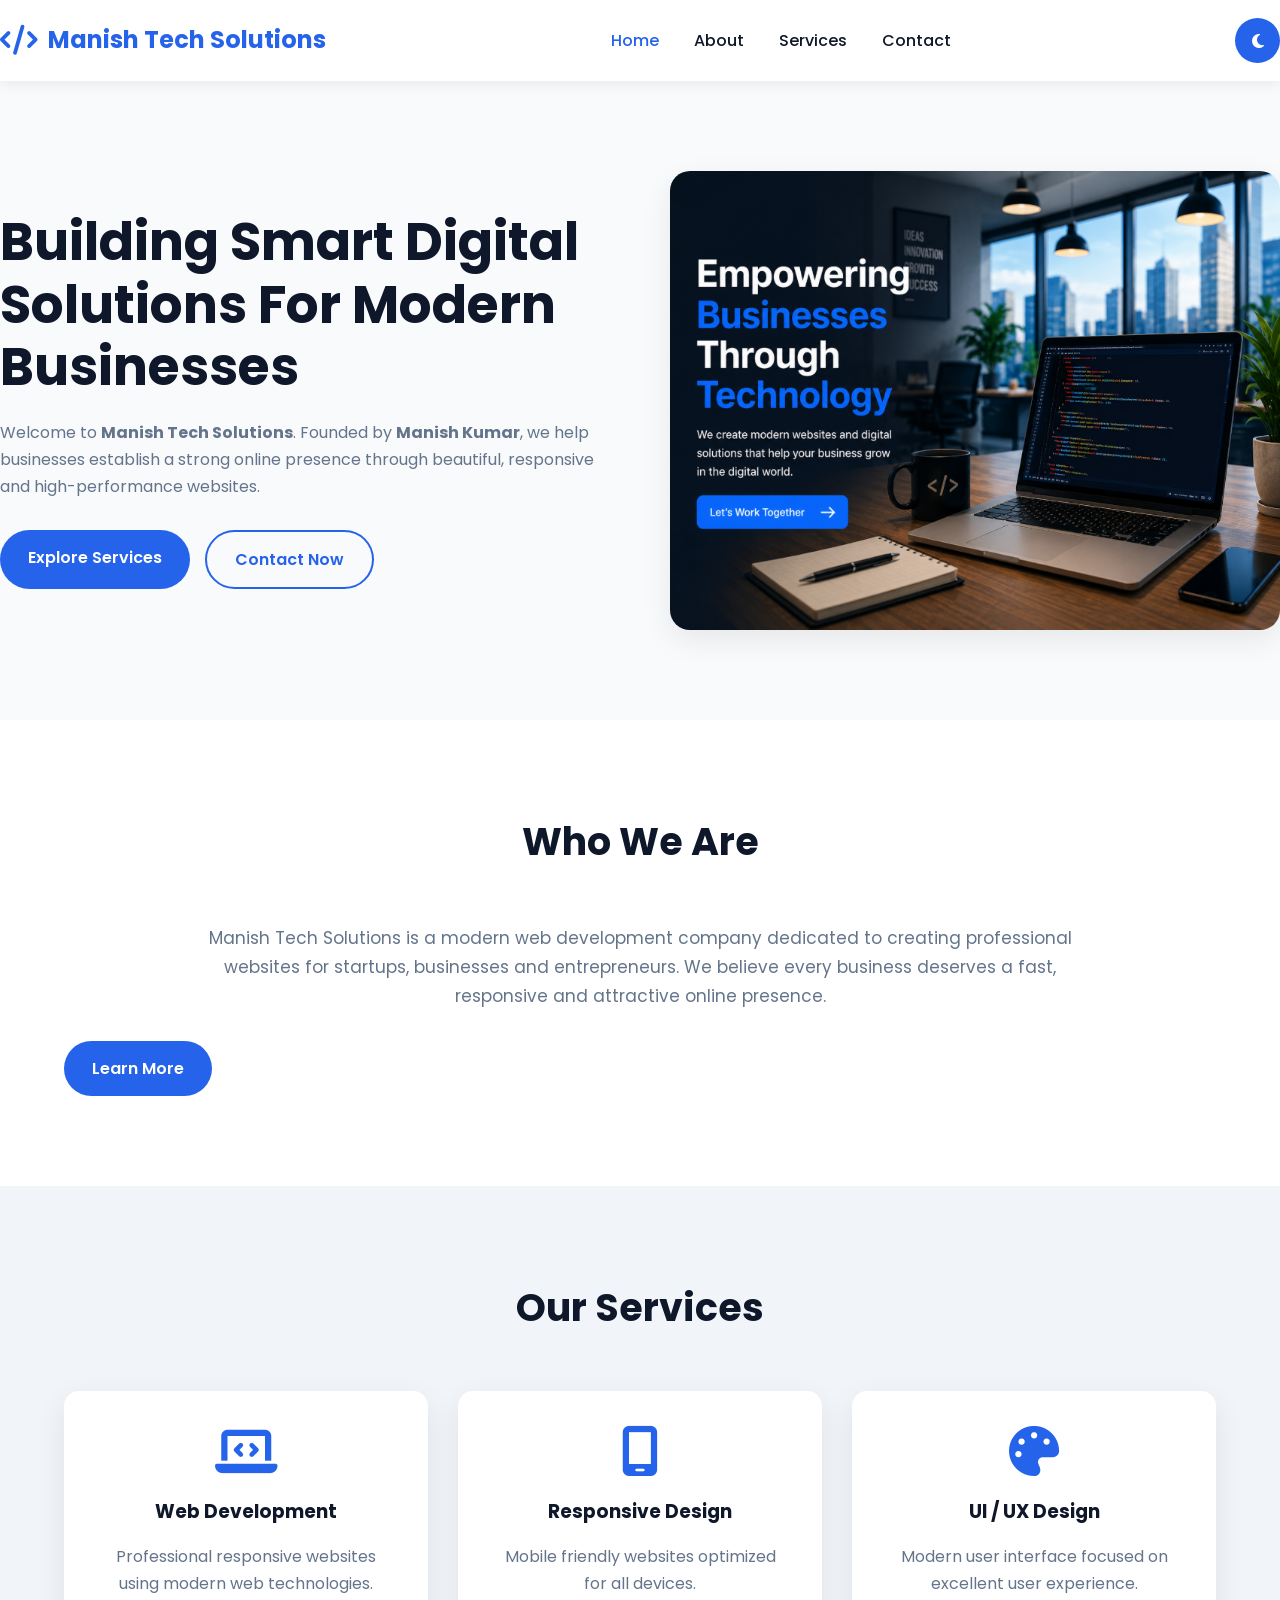
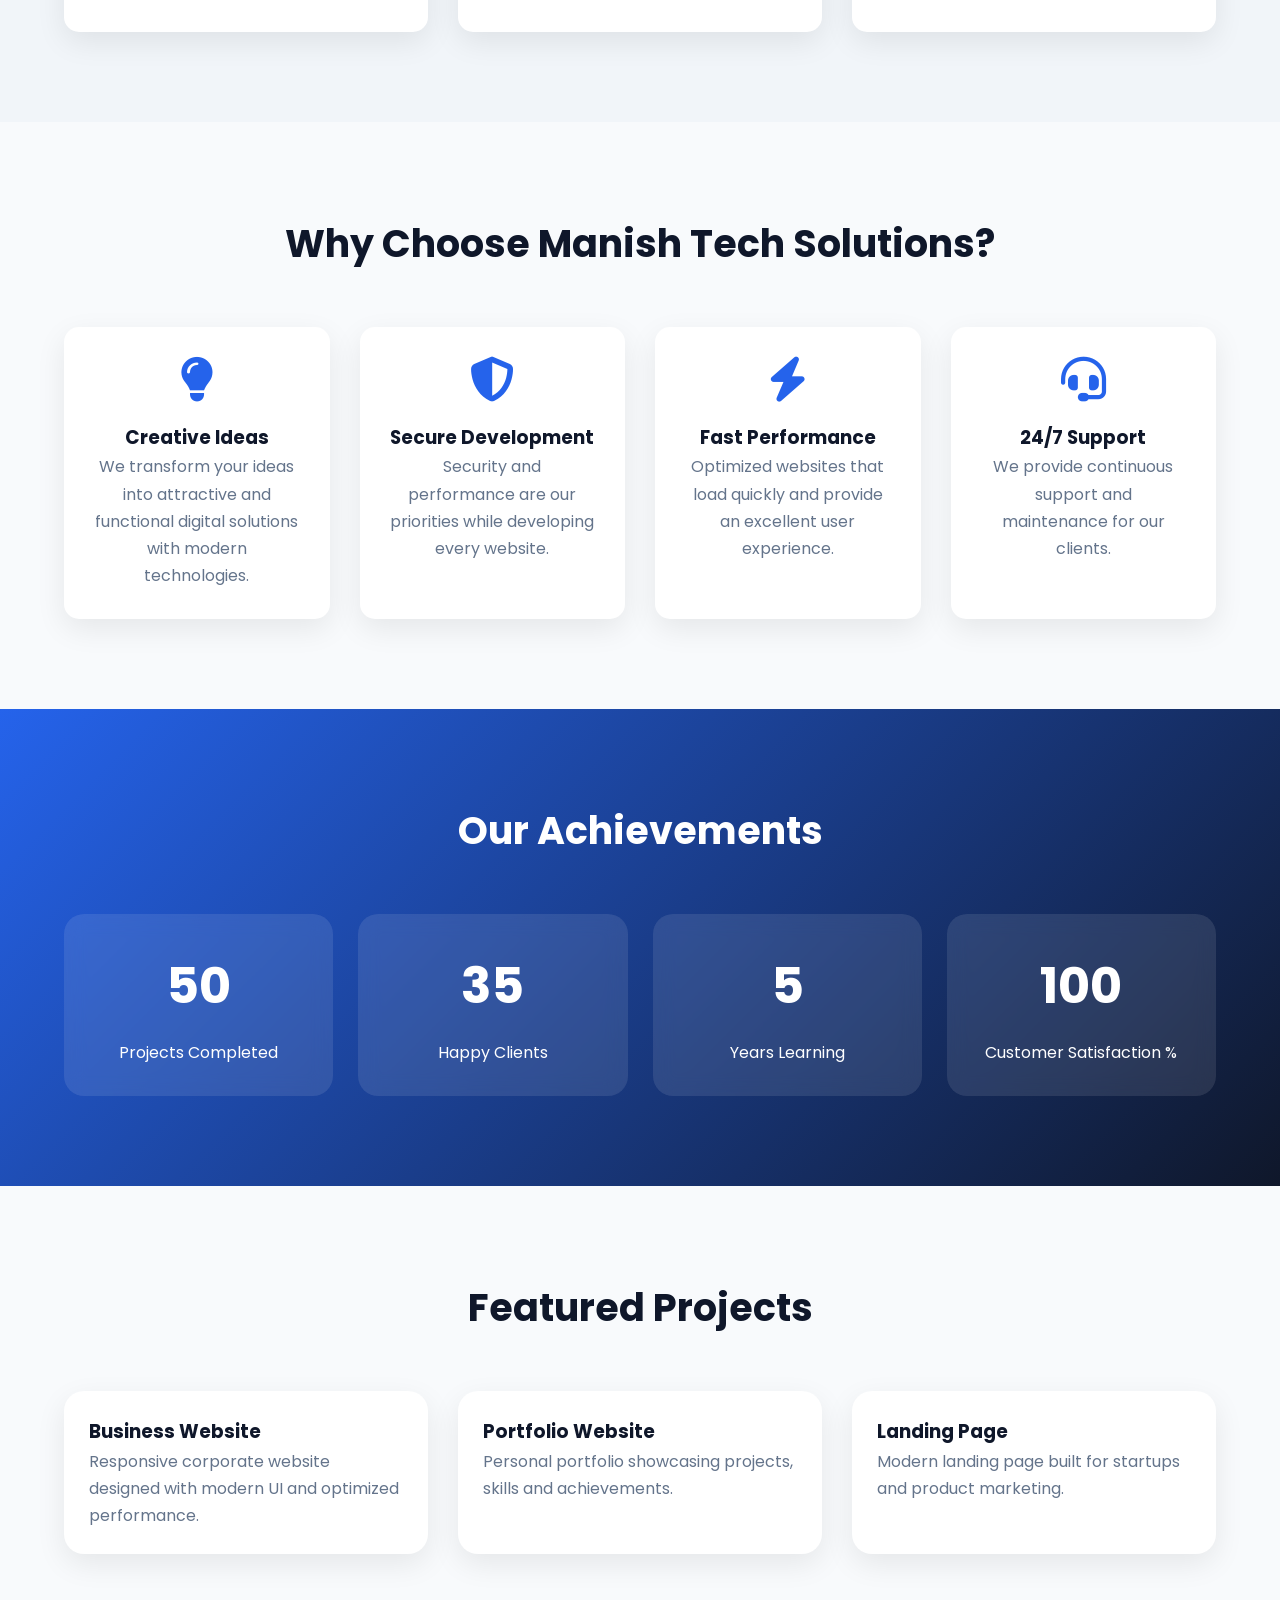
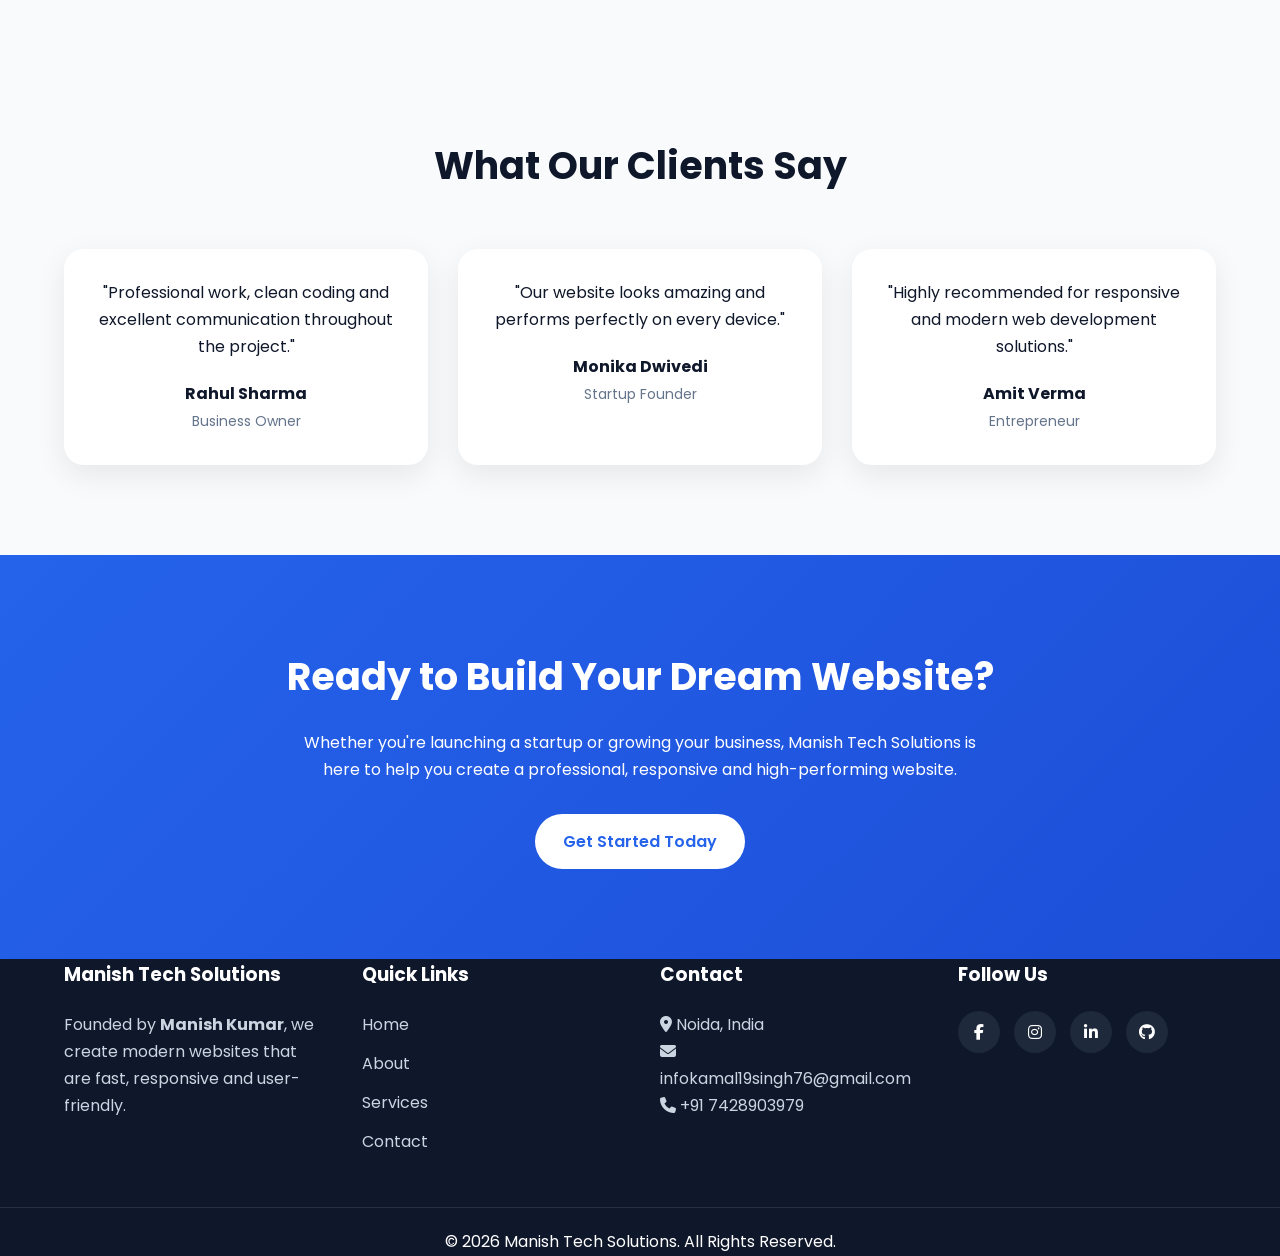
<file: index.html>
<!DOCTYPE html>
<html lang="en">

<head>
    <meta charset="UTF-8">
    <meta name="viewport" content="width=device-width, initial-scale=1.0">
    <title>Manish Tech Solutions | Transforming Ideas Into Digital Reality</title>

    <meta name="description"
        content="Manish Tech Solutions provides professional website development, UI/UX design and digital solutions for businesses.">

    <meta name="keywords"
        content="Web Development, Website Design, HTML, CSS, JavaScript, Digital Agency">

    <meta name="author" content="Manish Kumar">

    <link rel="stylesheet" href="css/style.css">

    <link rel="preconnect" href="https://fonts.googleapis.com">

    <link rel="preconnect" href="https://fonts.gstatic.com" crossorigin>

    <link href="https://fonts.googleapis.com/css2?family=Poppins:wght@300;400;500;600;700&display=swap"
        rel="stylesheet">

    <link rel="stylesheet"
        href="https://cdnjs.cloudflare.com/ajax/libs/font-awesome/6.5.2/css/all.min.css">

</head>

<body>

<header>

<nav class="navbar">

<div class="logo">

<i class="fa-solid fa-code"></i>

<span>Manish Tech Solutions</span>

</div>

<ul class="nav-links">

<li><a class="active" href="index.html">Home</a></li>

<li><a href="about.html">About</a></li>

<li><a href="services.html">Services</a></li>

<li><a href="contact.html">Contact</a></li>

</ul>

<div class="theme-btn">

<i class="fa-solid fa-moon"></i>

</div>

</nav>

</header>

<main>

<section class="hero">

<div class="hero-content">

<h1>

Building Smart Digital Solutions
For Modern Businesses

</h1>

<p>

Welcome to <strong>Manish Tech Solutions</strong>.

Founded by <strong>Manish Kumar</strong>, we help
businesses establish a strong online presence through
beautiful, responsive and high-performance websites.

</p>

<div class="hero-buttons">

<a href="services.html" class="btn">

Explore Services

</a>

<a href="contact.html" class="btn btn-outline">

Contact Now

</a>

</div>

</div>

<div class="hero-image">

<img src="images/hero.jpg.png"
alt="Professional Web Development"
loading="lazy">

</div>

</section>

<section class="about-preview">

<div class="container">

<h2>Who We Are</h2>

<p>

Manish Tech Solutions is a modern web development
company dedicated to creating professional websites
for startups, businesses and entrepreneurs.

We believe every business deserves a fast,
responsive and attractive online presence.

</p>

<a href="about.html" class="btn">

Learn More

</a>

</div>

</section>

<section class="services">

<div class="container">

<h2>Our Services</h2>

<div class="service-grid">

<div class="card">

<i class="fa-solid fa-laptop-code"></i>

<h3>Web Development</h3>

<p>

Professional responsive websites using
modern web technologies.

</p>

</div>

<div class="card">

<i class="fa-solid fa-mobile-screen"></i>

<h3>Responsive Design</h3>

<p>

Mobile friendly websites optimized for
all devices.

</p>

</div>

<div class="card">

<i class="fa-solid fa-palette"></i>

<h3>UI / UX Design</h3>

<p>

Modern user interface focused on
excellent user experience.

</p>

</div>

</div>

</div>

</section>

<!-- ================= WHY CHOOSE US ================= -->

<section class="why-choose">

    <div class="container">

        <h2>Why Choose Manish Tech Solutions?</h2>

        <div class="features">

            <div class="feature-box">
                <i class="fa-solid fa-lightbulb"></i>
                <h3>Creative Ideas</h3>
                <p>
                    We transform your ideas into attractive and functional
                    digital solutions with modern technologies.
                </p>
            </div>

            <div class="feature-box">
                <i class="fa-solid fa-shield-halved"></i>
                <h3>Secure Development</h3>
                <p>
                    Security and performance are our priorities while
                    developing every website.
                </p>
            </div>

            <div class="feature-box">
                <i class="fa-solid fa-bolt"></i>
                <h3>Fast Performance</h3>
                <p>
                    Optimized websites that load quickly and provide an
                    excellent user experience.
                </p>
            </div>

            <div class="feature-box">
                <i class="fa-solid fa-headset"></i>
                <h3>24/7 Support</h3>
                <p>
                    We provide continuous support and maintenance for our
                    clients.
                </p>
            </div>

        </div>

    </div>

</section>

<!-- ================= COMPANY STATS ================= -->

<section class="statistics">

    <div class="container">

        <h2>Our Achievements</h2>

        <div class="stats-grid">

            <div class="stat-card">
                <h3 class="counter" data-target="50">0</h3>
                <p>Projects Completed</p>
            </div>

            <div class="stat-card">
                <h3 class="counter" data-target="35">0</h3>
                <p>Happy Clients</p>
            </div>

            <div class="stat-card">
                <h3 class="counter" data-target="5">0</h3>
                <p>Years Learning</p>
            </div>

            <div class="stat-card">
                <h3 class="counter" data-target="100">0</h3>
                <p>Customer Satisfaction %</p>
            </div>

        </div>

    </div>

</section>

<!-- ================= PROJECTS ================= -->

<section class="portfolio">

    <div class="container">

        <h2>Featured Projects</h2>

        <div class="project-grid">

            <div class="project-card">

                
                    
                <div class="project-content">

                    <h3>Business Website</h3>

                    <p>

                        Responsive corporate website designed
                        with modern UI and optimized performance.

                    </p>

                </div>

            </div>

            <div class="project-card">

                <div class="project-content">

                    <h3>Portfolio Website</h3>

                    <p>

                        Personal portfolio showcasing projects,
                        skills and achievements.

                    </p>

                </div>

            </div>

            <div class="project-card">

                <div class="project-content">

                    <h3>Landing Page</h3>

                    <p>

                        Modern landing page built for
                        startups and product marketing.

                    </p>

                </div>

            </div>

        </div>

    </div>

</section>

<!-- ================= TESTIMONIALS ================= -->

<section class="testimonials">

    <div class="container">

        <h2>What Our Clients Say</h2>

        <div class="testimonial-grid">

            <div class="testimonial-card">

                <p>

                    "Professional work, clean coding and
                    excellent communication throughout the project."

                </p>

                <h4>Rahul Sharma</h4>

                <span>Business Owner</span>

            </div>

            <div class="testimonial-card">

                <p>

                    "Our website looks amazing and performs
                    perfectly on every device."

                </p>

                <h4>Monika Dwivedi</h4>

                <span>Startup Founder</span>

            </div>

            <div class="testimonial-card">

                <p>

                    "Highly recommended for responsive and
                    modern web development solutions."

                </p>

                <h4>Amit Verma</h4>

                <span>Entrepreneur</span>

            </div>

        </div>

    </div>

</section>
<!-- ================= CALL TO ACTION ================= -->

<section class="cta">

    <div class="container">

        <h2>Ready to Build Your Dream Website?</h2>

        <p>

            Whether you're launching a startup or growing your business,
            Manish Tech Solutions is here to help you create a professional,
            responsive and high-performing website.

        </p>

        <a href="contact.html" class="btn">

            Get Started Today

        </a>

    </div>

</section>

</main>

<!-- ================= FOOTER ================= -->

<footer>

    <div class="container footer-container">

        <div class="footer-about">

            <h3>Manish Tech Solutions</h3>

            <p>

                Founded by <strong>Manish Kumar</strong>,
                we create modern websites that are fast,
                responsive and user-friendly.

            </p>

        </div>

        <div class="footer-links">

            <h3>Quick Links</h3>

            <ul>

                <li><a href="index.html">Home</a></li>

                <li><a href="about.html">About</a></li>

                <li><a href="services.html">Services</a></li>

                <li><a href="contact.html">Contact</a></li>

            </ul>

        </div>

        <div class="footer-contact">

            <h3>Contact</h3>

            <p>
                <i class="fa-solid fa-location-dot"></i>
                Noida, India
            </p>

            <p>
                <i class="fa-solid fa-envelope"></i>
                infokamal19singh76@gmail.com
            </p>

            <p>
                <i class="fa-solid fa-phone"></i>
                +91 7428903979
            </p>

        </div>

        <div class="footer-social">

            <h3>Follow Us</h3>

            <a href="#"><i class="fab fa-facebook-f"></i></a>

            <a href="#"><i class="fab fa-instagram"></i></a>

            <a href="#"><i class="fab fa-linkedin-in"></i></a>

            <a href="#"><i class="fab fa-github"></i></a>

        </div>

    </div>

    <div class="footer-bottom">

        <p>

            © 2026 Manish Tech Solutions. All Rights Reserved.

        </p>

    </div>

</footer>

<script src="js/script.js"></script>

</body>

</html>
</file>
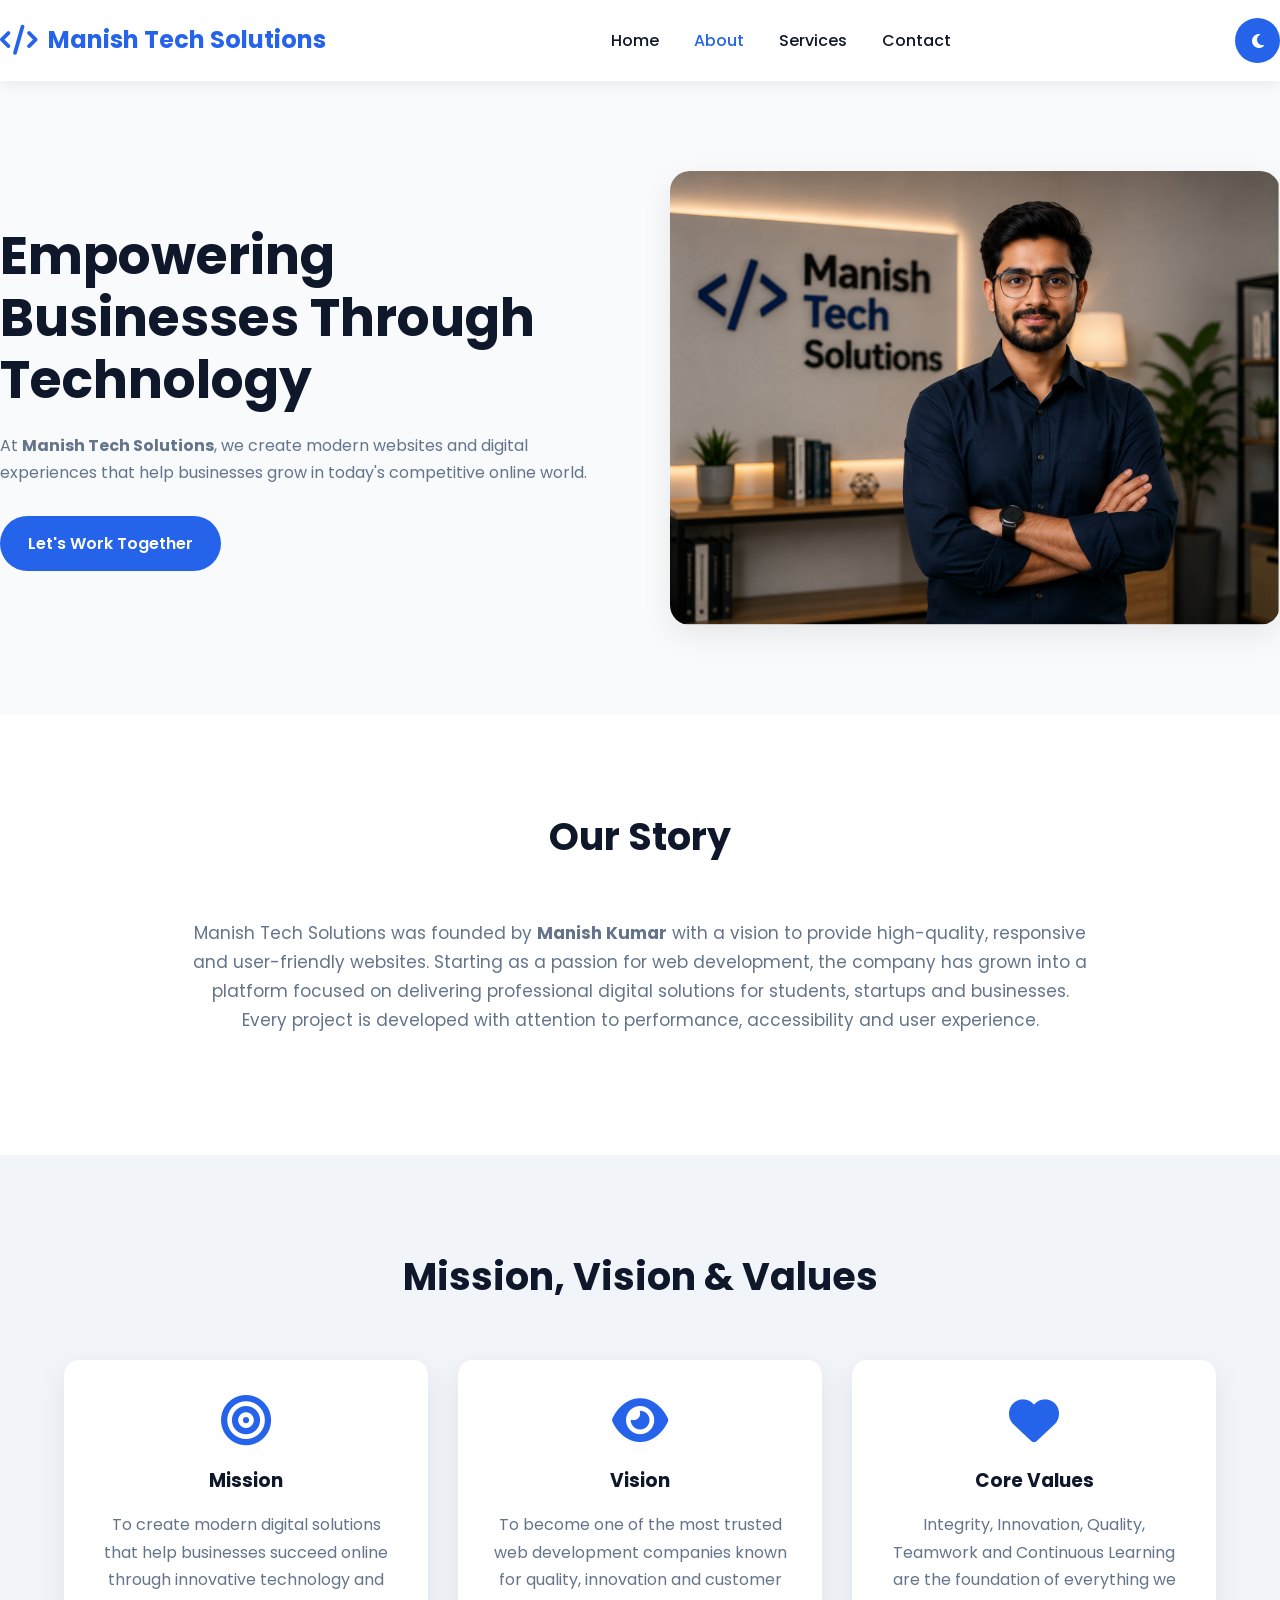
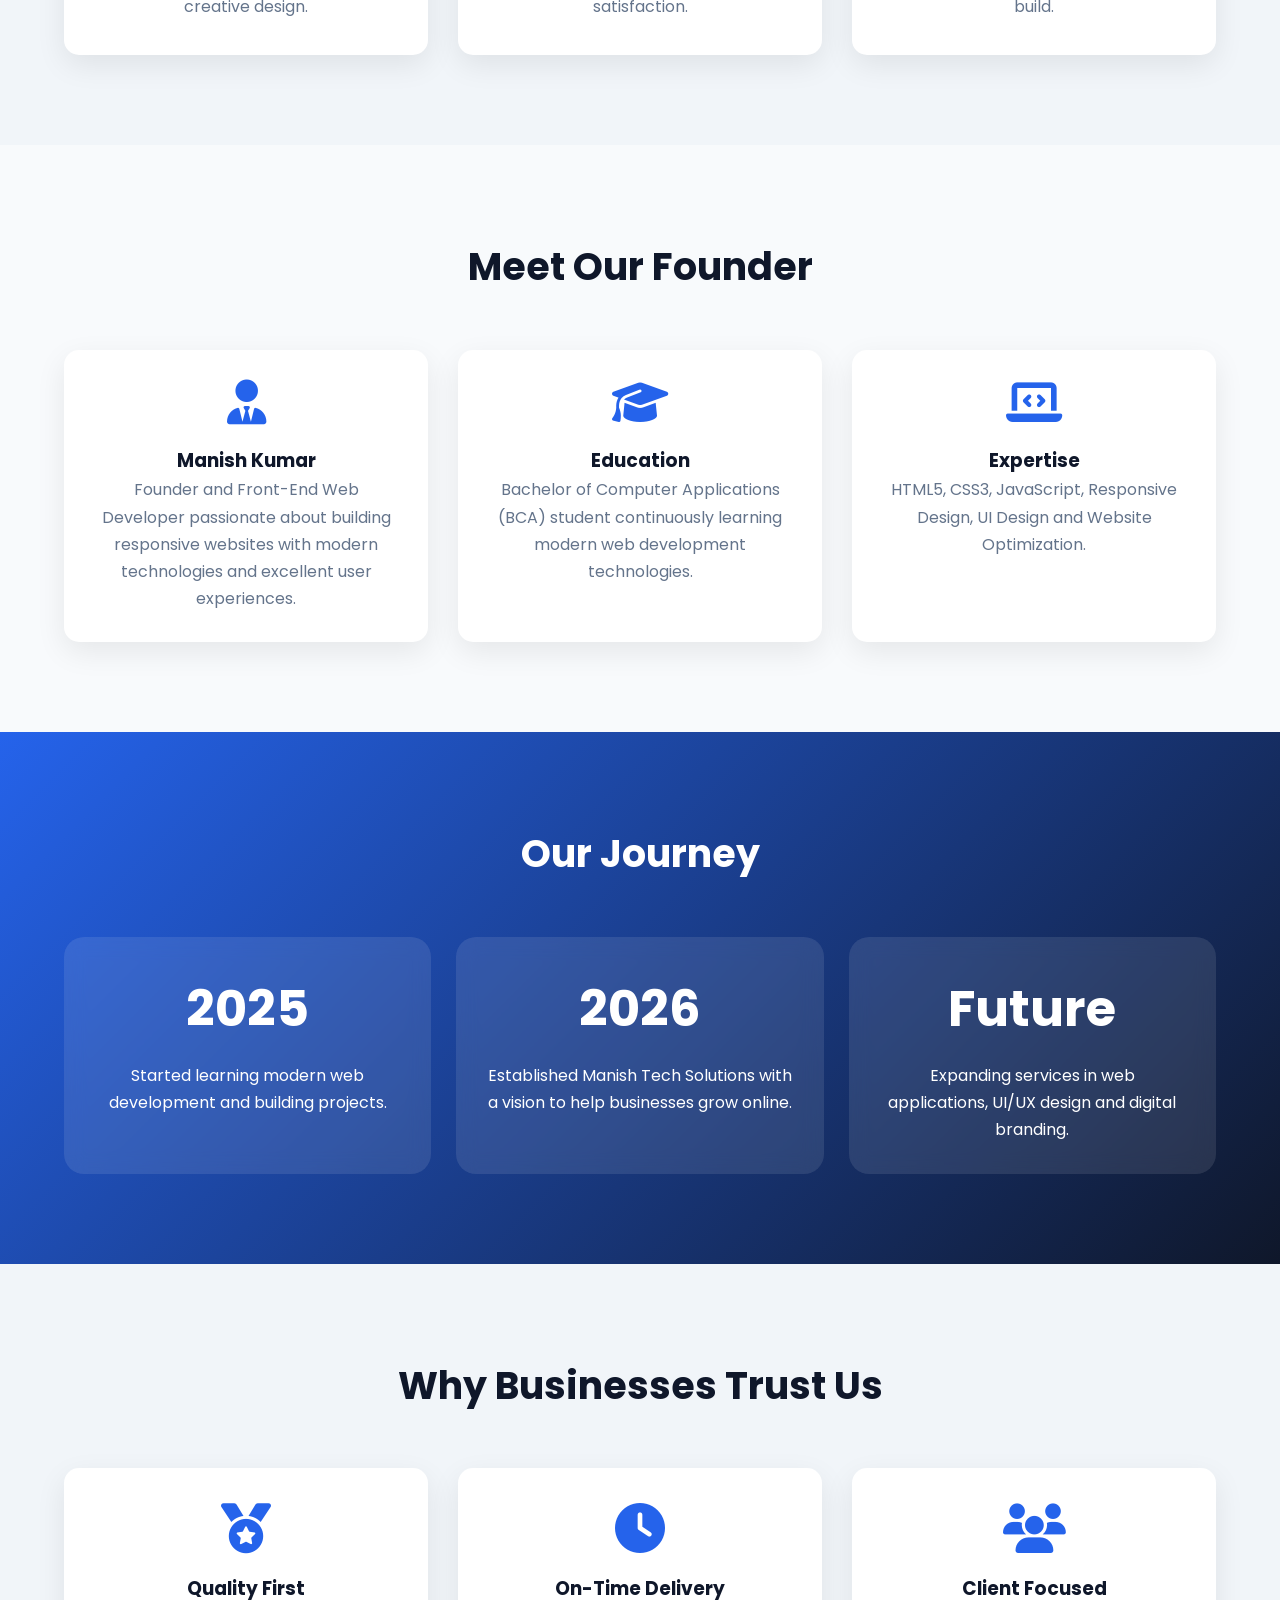
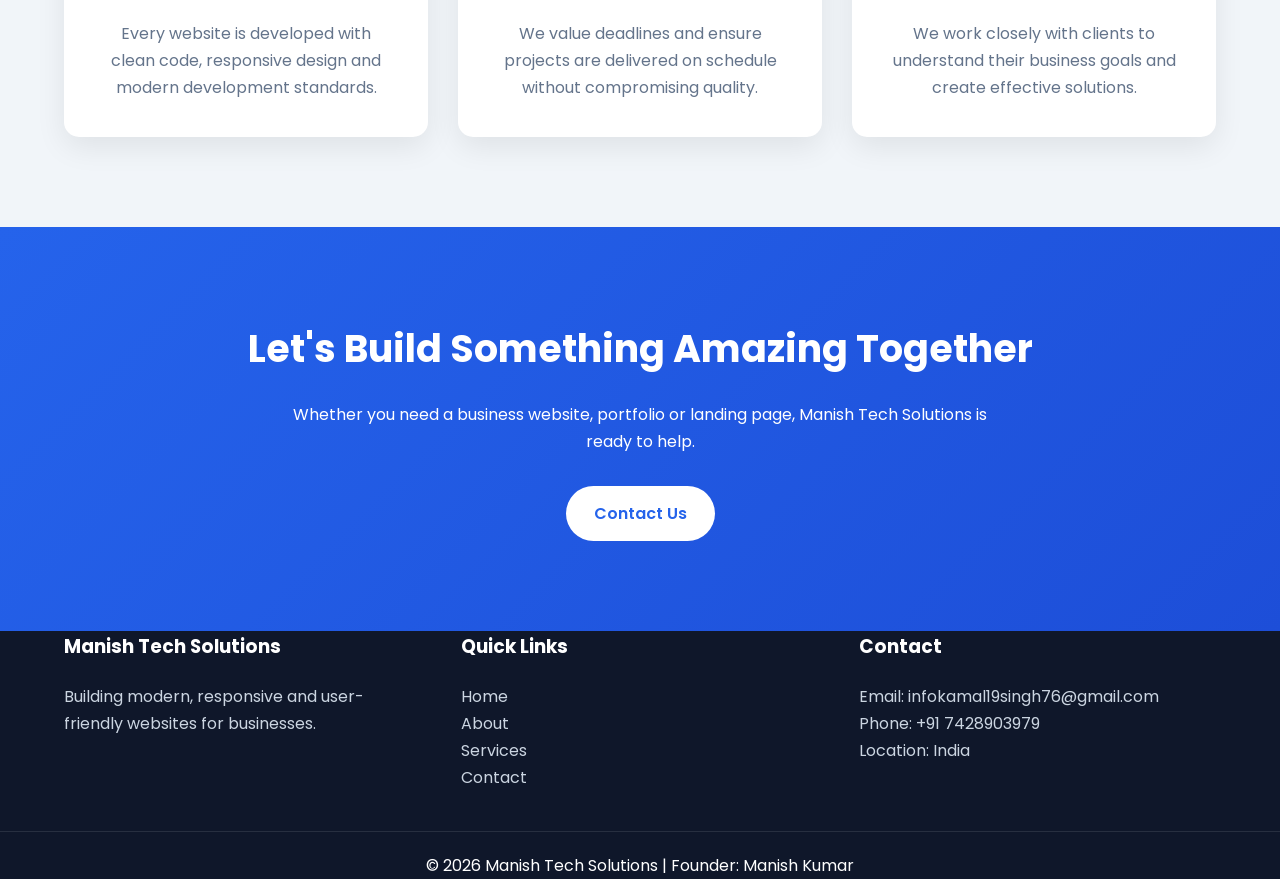
<file: about.html>
<!DOCTYPE html>
<html lang="en">

<head>

<meta charset="UTF-8">
<meta name="viewport" content="width=device-width, initial-scale=1.0">

<title>About Us | Manish Tech Solutions</title>

<meta name="description"
content="Learn about Manish Tech Solutions, our mission, vision, values and founder.">

<link rel="stylesheet" href="css/style.css">

<link rel="preconnect" href="https://fonts.googleapis.com">

<link rel="preconnect" href="https://fonts.gstatic.com" crossorigin>

<link href="https://fonts.googleapis.com/css2?family=Poppins:wght@300;400;500;600;700&display=swap"
rel="stylesheet">

<link rel="stylesheet"
href="https://cdnjs.cloudflare.com/ajax/libs/font-awesome/6.5.2/css/all.min.css">

</head>

<body>

<header>

<nav class="navbar">

<div class="logo">

<i class="fa-solid fa-code"></i>

<span>Manish Tech Solutions</span>

</div>

<ul class="nav-links">

<li><a href="index.html">Home</a></li>

<li><a class="active" href="about.html">About</a></li>

<li><a href="services.html">Services</a></li>

<li><a href="contact.html">Contact</a></li>

</ul>

<div class="theme-btn">

<i class="fa-solid fa-moon"></i>

</div>

</nav>

</header>

<main>

<!-- ================= HERO ================= -->

<section class="hero">

<div class="hero-content">

<h1>

Empowering Businesses Through Technology

</h1>

<p>

At <strong>Manish Tech Solutions</strong>, we create
modern websites and digital experiences that help
businesses grow in today's competitive online world.

</p>

<a href="contact.html" class="btn">

Let's Work Together

</a>

</div>

<div class="hero-image">

<img src="images/founder.jpg.png"

alt="Founder Manish Kumar"

loading="lazy">

</div>

</section>

<!-- ================= STORY ================= -->

<section class="about-preview">

<div class="container">

<h2>Our Story</h2>

<p>

Manish Tech Solutions was founded by
<strong>Manish Kumar</strong> with a vision to provide
high-quality, responsive and user-friendly websites.

Starting as a passion for web development,
the company has grown into a platform focused on
delivering professional digital solutions for
students, startups and businesses.

Every project is developed with attention to
performance, accessibility and user experience.

</p>

</div>

</section>

<!-- ================= MISSION ================= -->

<section class="services">

<div class="container">

<h2>Mission, Vision & Values</h2>

<div class="service-grid">

<div class="card">

<i class="fa-solid fa-bullseye"></i>

<h3>Mission</h3>

<p>

To create modern digital solutions that help
businesses succeed online through innovative
technology and creative design.

</p>

</div>

<div class="card">

<i class="fa-solid fa-eye"></i>

<h3>Vision</h3>

<p>

To become one of the most trusted web development
companies known for quality, innovation and
customer satisfaction.

</p>

</div>

<div class="card">

<i class="fa-solid fa-heart"></i>

<h3>Core Values</h3>

<p>

Integrity, Innovation, Quality, Teamwork and
Continuous Learning are the foundation of
everything we build.

</p>

</div>

</div>

</div>

</section>

<!-- ================= FOUNDER ================= -->

<section class="why-choose">

<div class="container">

<h2>Meet Our Founder</h2>

<div class="features">

<div class="feature-box">

<i class="fa-solid fa-user-tie"></i>

<h3>Manish Kumar</h3>

<p>

Founder and Front-End Web Developer passionate
about building responsive websites with modern
technologies and excellent user experiences.

</p>

</div>

<div class="feature-box">

<i class="fa-solid fa-graduation-cap"></i>

<h3>Education</h3>

<p>

Bachelor of Computer Applications (BCA)
student continuously learning modern web
development technologies.

</p>

</div>

<div class="feature-box">

<i class="fa-solid fa-laptop-code"></i>

<h3>Expertise</h3>

<p>

HTML5, CSS3, JavaScript, Responsive Design,
UI Design and Website Optimization.

</p>

</div>

</div>

</div>

</section>

<!-- ================= COMPANY TIMELINE ================= -->

<section class="statistics">

    <div class="container">

        <h2>Our Journey</h2>

        <div class="stats-grid">

            <div class="stat-card">
                <h3>2025</h3>
                <p>Started learning modern web development and building projects.</p>
            </div>

            <div class="stat-card">
                <h3>2026</h3>
                <p>Established Manish Tech Solutions with a vision to help businesses grow online.</p>
            </div>

            <div class="stat-card">
                <h3>Future</h3>
                <p>Expanding services in web applications, UI/UX design and digital branding.</p>
            </div>

        </div>

    </div>

</section>

<!-- ================= WHY US ================= -->

<section class="services">

    <div class="container">

        <h2>Why Businesses Trust Us</h2>

        <div class="service-grid">

            <div class="card">

                <i class="fa-solid fa-medal"></i>

                <h3>Quality First</h3>

                <p>
                    Every website is developed with clean code,
                    responsive design and modern development standards.
                </p>

            </div>

            <div class="card">

                <i class="fa-solid fa-clock"></i>

                <h3>On-Time Delivery</h3>

                <p>
                    We value deadlines and ensure projects are
                    delivered on schedule without compromising quality.
                </p>

            </div>

            <div class="card">

                <i class="fa-solid fa-users"></i>

                <h3>Client Focused</h3>

                <p>
                    We work closely with clients to understand
                    their business goals and create effective solutions.
                </p>

            </div>

        </div>

    </div>

</section>

<!-- ================= CTA ================= -->

<section class="cta">

    <div class="container">

        <h2>Let's Build Something Amazing Together</h2>

        <p>

            Whether you need a business website,
            portfolio or landing page,
            Manish Tech Solutions is ready to help.

        </p>

        <a href="contact.html" class="btn">

            Contact Us

        </a>

    </div>

</section>

</main>

<!-- ================= FOOTER ================= -->

<footer>

    <div class="container footer-container">

        <div>

            <h3>Manish Tech Solutions</h3>

            <p>

                Building modern, responsive and
                user-friendly websites for businesses.

            </p>

        </div>

        <div>

            <h3>Quick Links</h3>

            <ul class="footer-links">

                <li><a href="index.html">Home</a></li>

                <li><a href="about.html">About</a></li>

                <li><a href="services.html">Services</a></li>

                <li><a href="contact.html">Contact</a></li>

            </ul>

        </div>

        <div>

            <h3>Contact</h3>

            <p>Email: infokamal19singh76@gmail.com</p>

           <p>Phone: +91 7428903979</p>
           

            <p>Location: India</p>

        </div>

    </div>

    <div class="footer-bottom">

        <p>

            © 2026 Manish Tech Solutions | Founder: Manish Kumar

        </p>

    </div>

</footer>

<script src="js/script.js"></script>

</body>

</html>
</file>
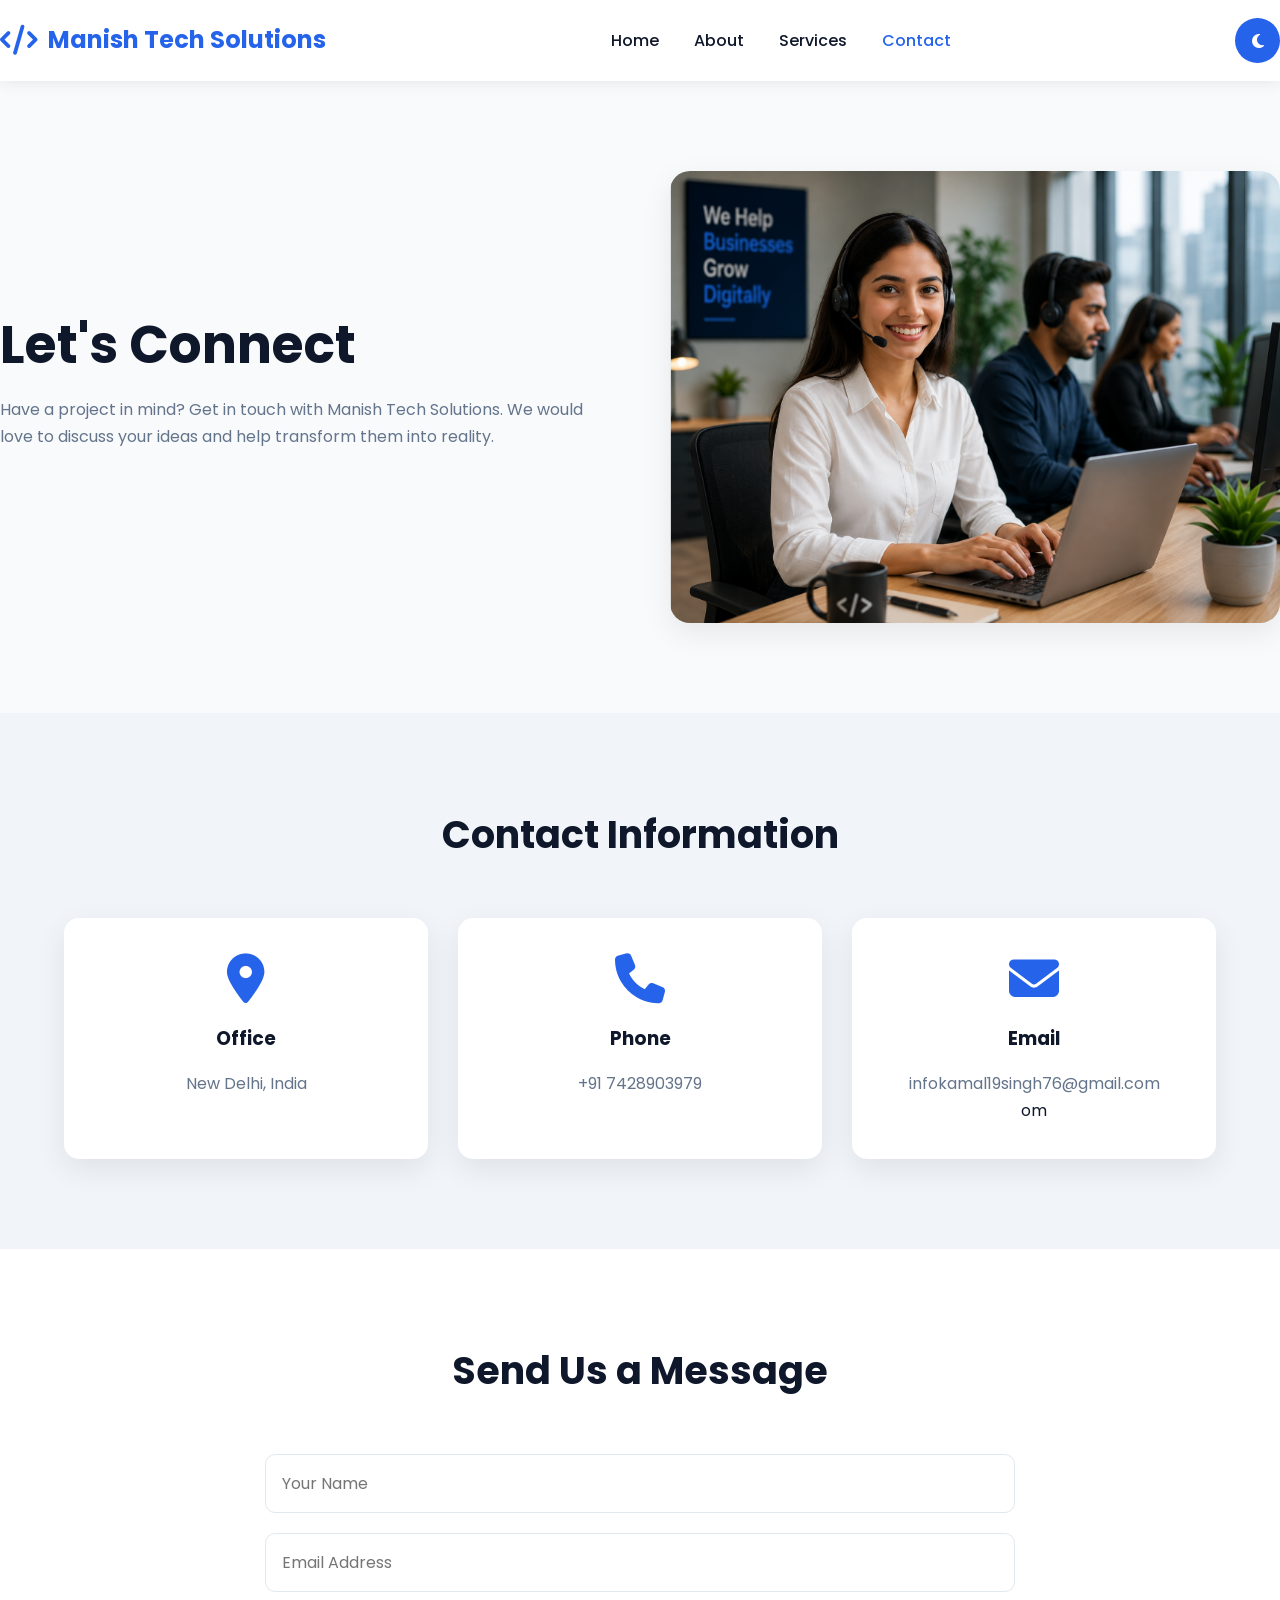
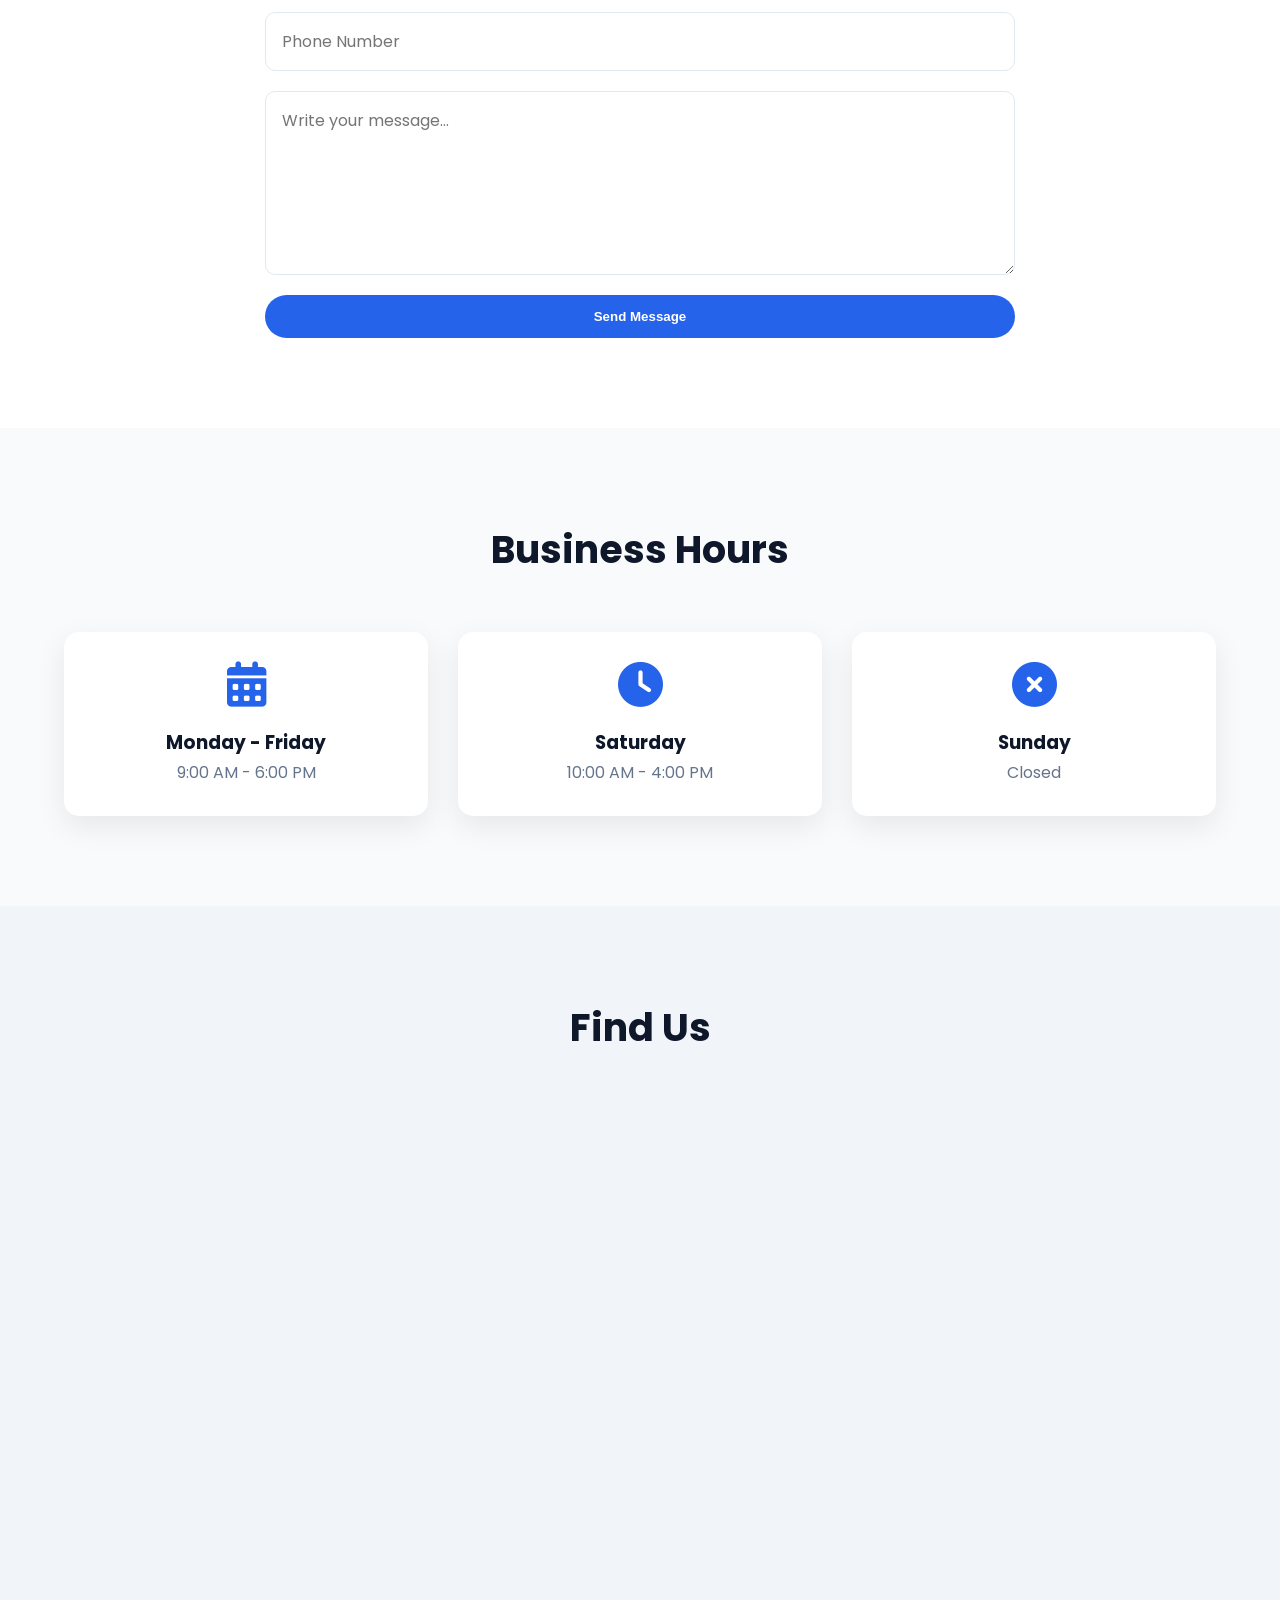
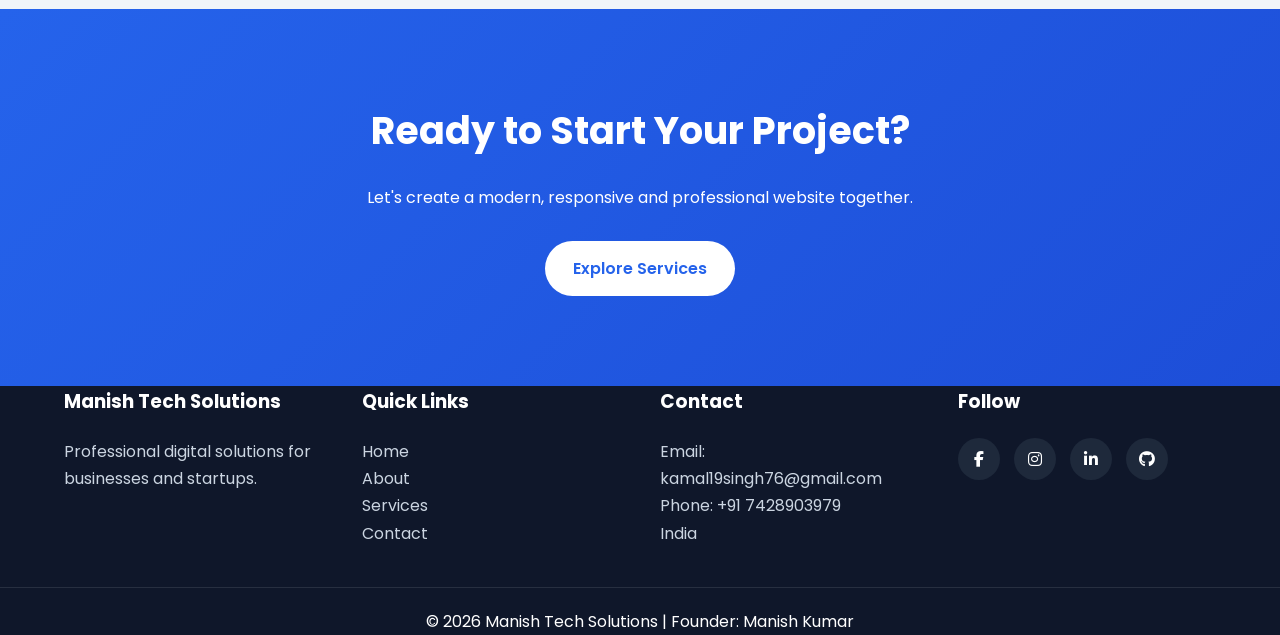
<file: contact.html>
<!DOCTYPE html>
<html lang="en">

<head>

<meta charset="UTF-8">
<meta name="viewport" content="width=device-width, initial-scale=1.0">

<title>Contact | Manish Tech Solutions</title>

<meta name="description"
content="Contact Manish Tech Solutions for professional website development and digital solutions.">

<link rel="stylesheet" href="css/style.css">

<link rel="preconnect" href="https://fonts.googleapis.com">

<link rel="preconnect" href="https://fonts.gstatic.com" crossorigin>

<link href="https://fonts.googleapis.com/css2?family=Poppins:wght@300;400;500;600;700&display=swap"
rel="stylesheet">

<link rel="stylesheet"
href="https://cdnjs.cloudflare.com/ajax/libs/font-awesome/6.5.2/css/all.min.css">

</head>

<body>

<header>

<nav class="navbar">

<div class="logo">
<i class="fa-solid fa-code"></i>
<span>Manish Tech Solutions</span>
</div>

<ul class="nav-links">
<li><a href="index.html">Home</a></li>
<li><a href="about.html">About</a></li>
<li><a href="services.html">Services</a></li>
<li><a class="active" href="contact.html">Contact</a></li>
</ul>

<div class="theme-btn">
<i class="fa-solid fa-moon"></i>
</div>

</nav>

</header>

<main>

<!-- HERO -->

<section class="hero">

<div class="hero-content">

<h1>Let's Connect</h1>

<p>

Have a project in mind?

Get in touch with Manish Tech Solutions.
We would love to discuss your ideas and help
transform them into reality.

</p>

</div>

<div class="hero-image">

<img src="images/contact.jpg.png"
alt="Contact Us"
loading="lazy">

</div>

</section>

<!-- CONTACT INFO -->

<section class="services">

<div class="container">

<h2>Contact Information</h2>

<div class="service-grid">

<div class="card">

<i class="fa-solid fa-location-dot"></i>

<h3>Office</h3>

<p>New Delhi, India</p>

</div>

<div class="card">

<i class="fa-solid fa-phone"></i>

<h3>Phone</h3>

<p>+91 7428903979</p>

</div>

<div class="card">

<i class="fa-solid fa-envelope"></i>

<h3>Email</h3>

<p>infokamal19singh76@gmail.com</p>
om
</div>

</div>

</div>

</section>

<!-- CONTACT FORM -->

<section class="about-preview">

<div class="container">

<h2>Send Us a Message</h2>

<form>

<input
type="text"
id="name"
placeholder="Your Name"
required>

<input
type="email"
id="email"
placeholder="Email Address"
required>

<input
type="tel"
id="phone"
placeholder="Phone Number"
required>

<textarea
id="message"
rows="6"
placeholder="Write your message..."
required></textarea>

<button
type="submit"
class="btn">

Send Message

</button>

</form>

</div>

</section>

<!-- BUSINESS HOURS -->

<section class="why-choose">

<div class="container">

<h2>Business Hours</h2>

<div class="features">

<div class="feature-box">

<i class="fa-solid fa-calendar-days"></i>

<h3>Monday - Friday</h3>

<p>9:00 AM - 6:00 PM</p>

</div>

<div class="feature-box">

<i class="fa-solid fa-clock"></i>

<h3>Saturday</h3>

<p>10:00 AM - 4:00 PM</p>

</div>

<div class="feature-box">

<i class="fa-solid fa-circle-xmark"></i>

<h3>Sunday</h3>

<p>Closed</p>

</div>

</div>

</div>

</section>

<!-- GOOGLE MAP -->

<section class="services">

<div class="container">

<h2>Find Us</h2>

<iframe

src="https://www.google.com/maps?q=New+Delhi&output=embed"

width="100%"

height="400"

style="border:0; border-radius:15px;"

loading="lazy"

allowfullscreen>

</iframe>

</div>

</section>

<!-- CTA -->

<section class="cta">

<div class="container">

<h2>Ready to Start Your Project?</h2>

<p>

Let's create a modern, responsive and
professional website together.

</p>

<a href="services.html" class="btn">

Explore Services

</a>

</div>

</section>

</main>

<footer>

<div class="container footer-container">

<div>

<h3>Manish Tech Solutions</h3>

<p>

Professional digital solutions
for businesses and startups.

</p>

</div>

<div>

<h3>Quick Links</h3>

<ul class="footer-links">

<li><a href="index.html">Home</a></li>

<li><a href="about.html">About</a></li>

<li><a href="services.html">Services</a></li>

<li><a href="contact.html">Contact</a></li>

</ul>

</div>

<div>

<h3>Contact</h3>

<p>Email: kamal19singh76@gmail.com</p>

<p>Phone: +91 7428903979</p>

<p>India</p>

</div>

<div>

<h3>Follow</h3>

<div class="footer-social">

<a href="#"><i class="fab fa-facebook-f"></i></a>

<a href="#"><i class="fab fa-instagram"></i></a>

<a href="#"><i class="fab fa-linkedin-in"></i></a>

<a href="#"><i class="fab fa-github"></i></a>

</div>

</div>

</div>

<div class="footer-bottom">

<p>

© 2026 Manish Tech Solutions | Founder: Manish Kumar

</p>

</div>

</footer>

<script src="js/script.js"></script>

</body>

</html>
</file>
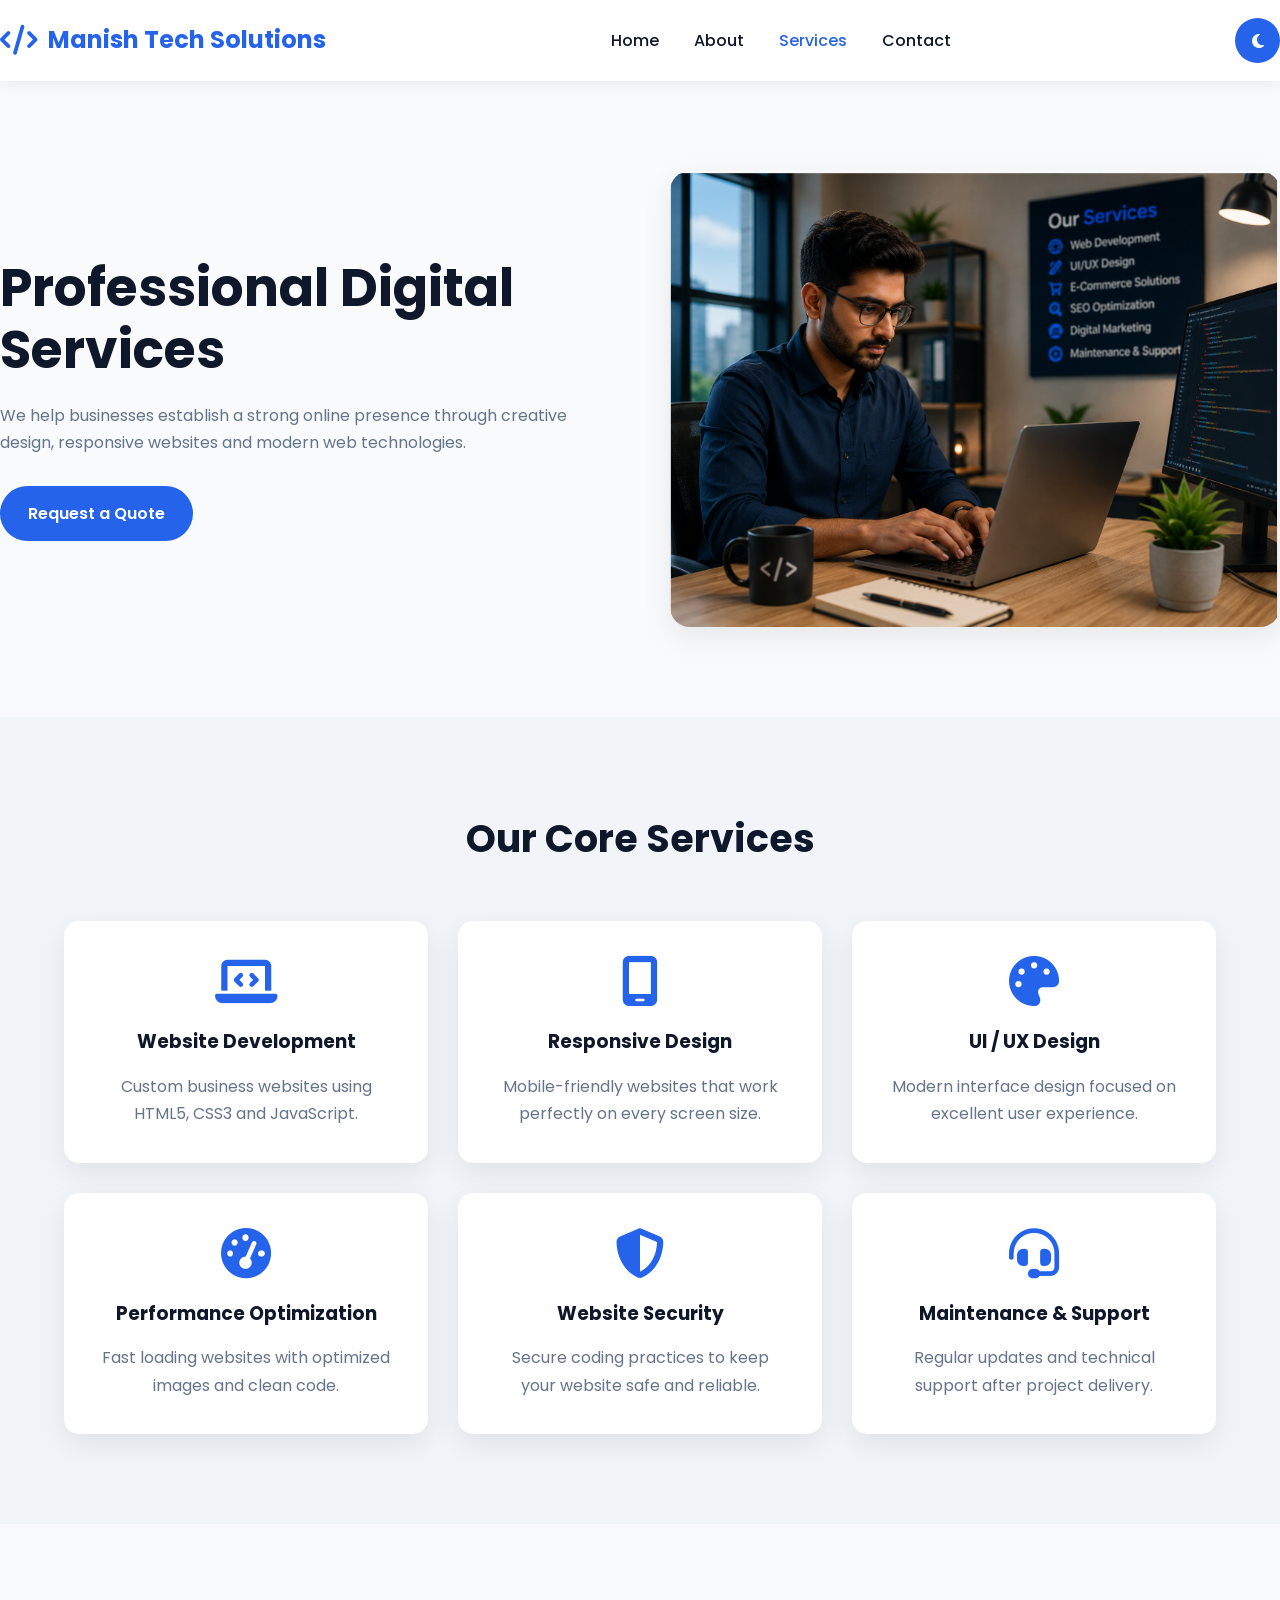
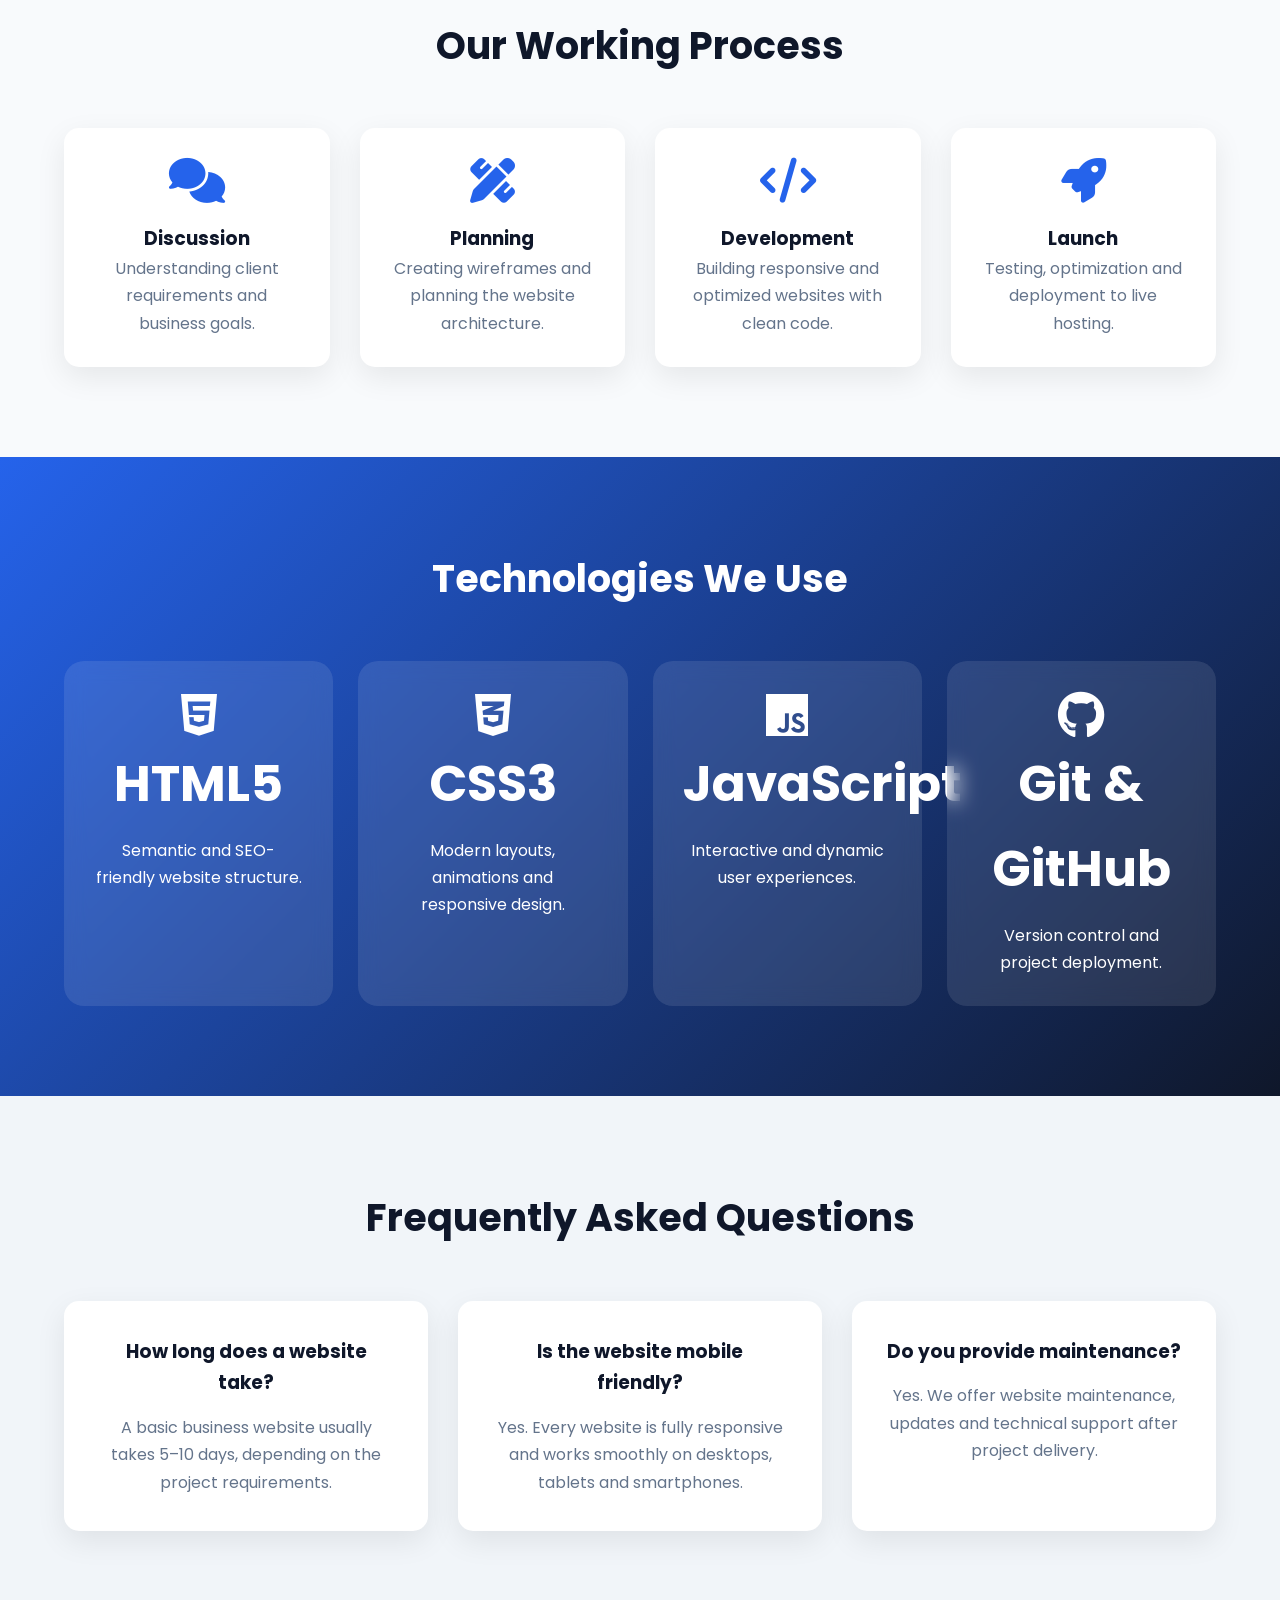
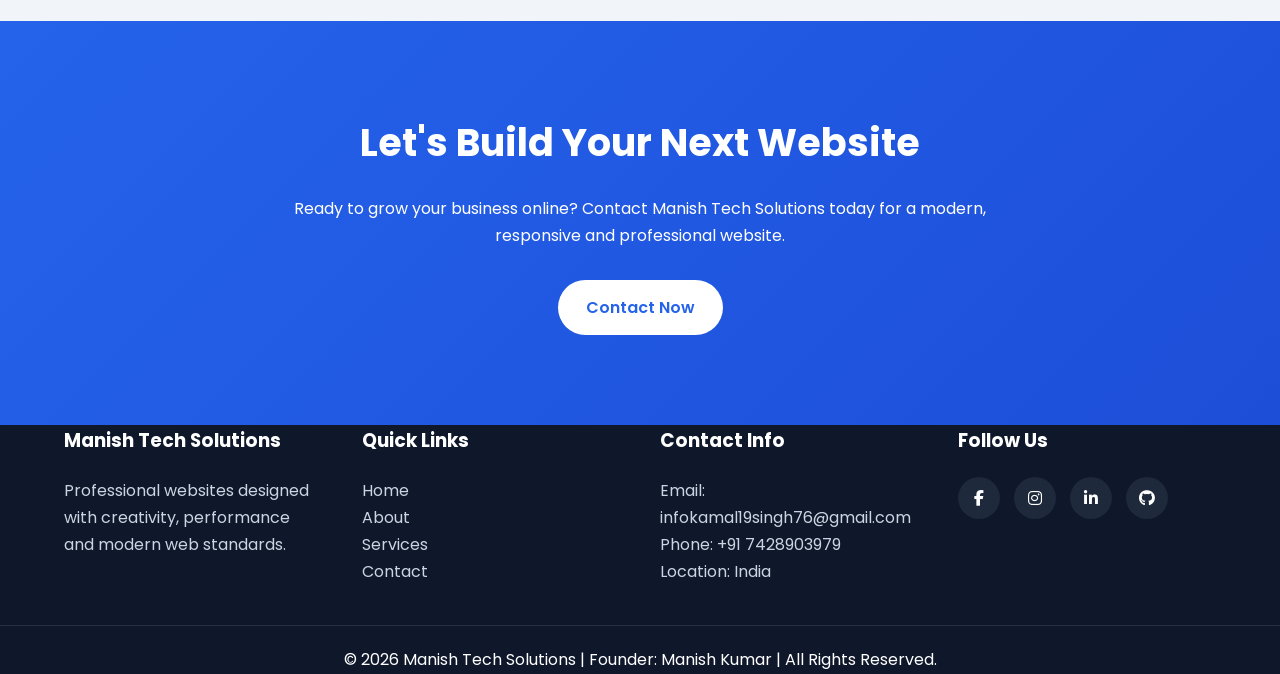
<file: services.html>
<!DOCTYPE html>
<html lang="en">

<head>

<meta charset="UTF-8">
<meta name="viewport" content="width=device-width, initial-scale=1.0">

<title>Services | Manish Tech Solutions</title>

<meta name="description"
content="Professional web development, UI/UX design and digital services offered by Manish Tech Solutions.">

<link rel="stylesheet" href="css/style.css">

<link rel="preconnect" href="https://fonts.googleapis.com">

<link rel="preconnect" href="https://fonts.gstatic.com" crossorigin>

<link href="https://fonts.googleapis.com/css2?family=Poppins:wght@300;400;500;600;700&display=swap"
rel="stylesheet">

<link rel="stylesheet"
href="https://cdnjs.cloudflare.com/ajax/libs/font-awesome/6.5.2/css/all.min.css">

</head>

<body>

<header>

<nav class="navbar">

<div class="logo">

<i class="fa-solid fa-code"></i>

<span>Manish Tech Solutions</span>

</div>

<ul class="nav-links">

<li><a href="index.html">Home</a></li>

<li><a href="about.html">About</a></li>

<li><a class="active" href="services.html">Services</a></li>

<li><a href="contact.html">Contact</a></li>

</ul>

<div class="theme-btn">

<i class="fa-solid fa-moon"></i>

</div>

</nav>

</header>

<main>

<!-- HERO -->

<section class="hero">

<div class="hero-content">

<h1>Professional Digital Services</h1>

<p>

We help businesses establish a strong online presence
through creative design, responsive websites and
modern web technologies.

</p>

<a href="contact.html" class="btn">

Request a Quote

</a>

</div>

<div class="hero-image">

<img src="images/service-1.jpg.png"

alt="Web Development"

loading="lazy">

</div>

</section>

<!-- SERVICES -->

<section class="services">

<div class="container">

<h2>Our Core Services</h2>

<div class="service-grid">

<div class="card">

<i class="fa-solid fa-laptop-code"></i>

<h3>Website Development</h3>

<p>

Custom business websites using HTML5,
CSS3 and JavaScript.

</p>

</div>

<div class="card">

<i class="fa-solid fa-mobile-screen"></i>

<h3>Responsive Design</h3>

<p>

Mobile-friendly websites that work
perfectly on every screen size.

</p>

</div>

<div class="card">

<i class="fa-solid fa-palette"></i>

<h3>UI / UX Design</h3>

<p>

Modern interface design focused on
excellent user experience.

</p>

</div>

<div class="card">

<i class="fa-solid fa-gauge-high"></i>

<h3>Performance Optimization</h3>

<p>

Fast loading websites with optimized
images and clean code.

</p>

</div>

<div class="card">

<i class="fa-solid fa-shield-halved"></i>

<h3>Website Security</h3>

<p>

Secure coding practices to keep your
website safe and reliable.

</p>

</div>

<div class="card">

<i class="fa-solid fa-headset"></i>

<h3>Maintenance & Support</h3>

<p>

Regular updates and technical support
after project delivery.

</p>

</div>

</div>

</div>

</section>

<!-- PROCESS -->

<section class="why-choose">

<div class="container">

<h2>Our Working Process</h2>

<div class="features">

<div class="feature-box">

<i class="fa-solid fa-comments"></i>

<h3>Discussion</h3>

<p>

Understanding client requirements and
business goals.

</p>

</div>

<div class="feature-box">

<i class="fa-solid fa-pen-ruler"></i>

<h3>Planning</h3>

<p>

Creating wireframes and planning the
website architecture.

</p>

</div>

<div class="feature-box">

<i class="fa-solid fa-code"></i>

<h3>Development</h3>

<p>

Building responsive and optimized
websites with clean code.

</p>

</div>

<div class="feature-box">

<i class="fa-solid fa-rocket"></i>

<h3>Launch</h3>

<p>

Testing, optimization and deployment
to live hosting.

</p>

</div>

</div>

</div>

</section>
<!-- ================= TECHNOLOGY STACK ================= -->

<section class="statistics">

    <div class="container">

        <h2>Technologies We Use</h2>

        <div class="stats-grid">

            <div class="stat-card">
                <i class="fa-brands fa-html5 fa-3x"></i>
                <h3>HTML5</h3>
                <p>Semantic and SEO-friendly website structure.</p>
            </div>

            <div class="stat-card">
                <i class="fa-brands fa-css3-alt fa-3x"></i>
                <h3>CSS3</h3>
                <p>Modern layouts, animations and responsive design.</p>
            </div>

            <div class="stat-card">
                <i class="fa-brands fa-js fa-3x"></i>
                <h3>JavaScript</h3>
                <p>Interactive and dynamic user experiences.</p>
            </div>

            <div class="stat-card">
                <i class="fa-brands fa-github fa-3x"></i>
                <h3>Git & GitHub</h3>
                <p>Version control and project deployment.</p>
            </div>

        </div>

    </div>

</section>

<!-- ================= FAQ ================= -->

<section class="services">

    <div class="container">

        <h2>Frequently Asked Questions</h2>

        <div class="service-grid">

            <div class="card">
                <h3>How long does a website take?</h3>
                <p>
                    A basic business website usually takes 5–10 days,
                    depending on the project requirements.
                </p>
            </div>

            <div class="card">
                <h3>Is the website mobile friendly?</h3>
                <p>
                    Yes. Every website is fully responsive and works
                    smoothly on desktops, tablets and smartphones.
                </p>
            </div>

            <div class="card">
                <h3>Do you provide maintenance?</h3>
                <p>
                    Yes. We offer website maintenance, updates and
                    technical support after project delivery.
                </p>
            </div>

        </div>

    </div>

</section>

<!-- ================= CALL TO ACTION ================= -->

<section class="cta">

    <div class="container">

        <h2>Let's Build Your Next Website</h2>

        <p>

            Ready to grow your business online?
            Contact Manish Tech Solutions today for a modern,
            responsive and professional website.

        </p>

        <a href="contact.html" class="btn">

            Contact Now

        </a>

    </div>

</section>

</main>

<!-- ================= FOOTER ================= -->

<footer>

    <div class="container footer-container">

        <div>

            <h3>Manish Tech Solutions</h3>

            <p>

                Professional websites designed with creativity,
                performance and modern web standards.

            </p>

        </div>

        <div>

            <h3>Quick Links</h3>

            <ul class="footer-links">

                <li><a href="index.html">Home</a></li>
                <li><a href="about.html">About</a></li>
                <li><a href="services.html">Services</a></li>
                <li><a href="contact.html">Contact</a></li>

            </ul>

        </div>

        <div>

            <h3>Contact Info</h3>

            <p>Email: infokamal19singh76@gmail.com</p>
            <p>Phone: +91 7428903979</p>
            <p>Location: India</p>

        </div>

        <div>

            <h3>Follow Us</h3>

            <div class="footer-social">

                <a href="#"><i class="fab fa-facebook-f"></i></a>
                <a href="#"><i class="fab fa-instagram"></i></a>
                <a href="#"><i class="fab fa-linkedin-in"></i></a>
                <a href="#"><i class="fab fa-github"></i></a>

            </div>

        </div>

    </div>

    <div class="footer-bottom">

        <p>

            © 2026 Manish Tech Solutions | Founder: Manish Kumar | All Rights Reserved.

        </p>

    </div>

</footer>

<script src="js/script.js"></script>

</body>

</html>
</file>
<file: css/style.css>
/* ==========================================
   Manish Tech Solutions
   Professional Business Website
   Founder: Manish Kumar
========================================== */

/* Google Font */
@import url('https://fonts.googleapis.com/css2?family=Poppins:wght@300;400;500;600;700;800&display=swap');

/* =======================
   CSS VARIABLES
======================= */

:root{

    --primary:#2563eb;
    --secondary:#0f172a;
    --accent:#38bdf8;
    --light:#f8fafc;
    --white:#ffffff;
    --gray:#64748b;
    --border:#e2e8f0;

    --shadow:0 10px 30px rgba(0,0,0,.08);

    --radius:15px;

    --transition:.4s ease;

}

/* =======================
RESET
======================= */

*{

    margin:0;
    padding:0;
    box-sizing:border-box;

}

html{

    scroll-behavior:smooth;

}

body{

    font-family:'Poppins',sans-serif;

    background:var(--light);

    color:var(--secondary);

    line-height:1.7;

}

img{

    width:100%;
    display:block;

}

a{

    text-decoration:none;

}

ul{

    list-style:none;

}

/* =======================
CONTAINER
======================= */

.container{

    width:90%;

    max-width:1200px;

    margin:auto;

}

/* =======================
HEADER
======================= */

header{

    position:sticky;

    top:0;

    background:white;

    z-index:999;

    box-shadow:0 2px 15px rgba(0,0,0,.08);

}

.navbar{

    display:flex;

    justify-content:space-between;

    align-items:center;

    padding:18px 0;

}

.logo{

    display:flex;

    align-items:center;

    gap:10px;

    font-size:24px;

    font-weight:700;

    color:var(--primary);

}

.logo i{

    font-size:30px;

}

.nav-links{

    display:flex;

    gap:35px;

}

.nav-links a{

    color:var(--secondary);

    font-weight:500;

    transition:var(--transition);

}

.nav-links a:hover,

.nav-links .active{

    color:var(--primary);

}

.theme-btn{

    width:45px;

    height:45px;

    border-radius:50%;

    background:var(--primary);

    color:white;

    display:flex;

    justify-content:center;

    align-items:center;

    cursor:pointer;

    transition:var(--transition);

}

.theme-btn:hover{

    transform:rotate(180deg);

}

/* =======================
HERO
======================= */

.hero{

    display:grid;

    grid-template-columns:repeat(auto-fit,minmax(320px,1fr));

    align-items:center;

    gap:60px;

    padding:90px 0;

}

.hero h1{

    font-size:52px;

    line-height:1.2;

    margin-bottom:20px;

}

.hero p{

    color:var(--gray);

    margin-bottom:30px;

}

.hero-image img{

    border-radius:20px;

    box-shadow:var(--shadow);

}

.hero-buttons{

    display:flex;

    gap:15px;

    flex-wrap:wrap;

}

/* =======================
BUTTONS
======================= */

.btn{

    display:inline-block;

    background:var(--primary);

    color:white;

    padding:14px 28px;

    border-radius:50px;

    transition:var(--transition);

    font-weight:600;

}

.btn:hover{

    transform:translateY(-4px);

    background:var(--secondary);

}

.btn-outline{

    background:transparent;

    border:2px solid var(--primary);

    color:var(--primary);

}

.btn-outline:hover{

    color:white;

}
/* =======================
SECTION
======================= */

section{

    padding:90px 0;

}

section h2{

    text-align:center;

    font-size:38px;

    margin-bottom:50px;

}

/* =======================
ABOUT
======================= */

.about-preview{

    background:var(--white);

}

.about-preview p{

    max-width:900px;

    margin:0 auto 30px;

    text-align:center;

    color:var(--gray);

    font-size:17px;

}

/* =======================
SERVICES
======================= */

.services{

    background:#f1f5f9;

}

.service-grid{

    display:grid;

    grid-template-columns:repeat(auto-fit,minmax(280px,1fr));

    gap:30px;

}

.card{

    background:var(--white);

    padding:35px;

    border-radius:var(--radius);

    text-align:center;

    box-shadow:var(--shadow);

    transition:.4s;

}

.card:hover{

    transform:translateY(-10px);

}

.card i{

    font-size:50px;

    color:var(--primary);

    margin-bottom:20px;

}

.card h3{

    margin-bottom:15px;

}

.card p{

    color:var(--gray);

}

/* =======================
WHY CHOOSE US
======================= */

.features{

    display:grid;

    grid-template-columns:repeat(auto-fit,minmax(250px,1fr));

    gap:30px;

}

.feature-box{

    background:var(--white);

    padding:30px;

    border-radius:var(--radius);

    box-shadow:var(--shadow);

    text-align:center;

    transition:.4s;

}

.feature-box:hover{

    transform:translateY(-10px);

}

.feature-box i{

    font-size:45px;

    color:var(--primary);

    margin-bottom:20px;

}

.feature-box p{

    color:var(--gray);

}

/* =======================
STATISTICS
======================= */

.statistics{

    background:linear-gradient(135deg,#2563eb,#0f172a);

    color:white;

}

.statistics h2{

    color:white;

}

.stats-grid{

    display:grid;

    grid-template-columns:repeat(auto-fit,minmax(220px,1fr));

    gap:25px;

}

.stat-card{

    background:rgba(255,255,255,.1);

    backdrop-filter:blur(10px);

    padding:30px;

    text-align:center;

    border-radius:20px;

}

.stat-card h3{

    font-size:50px;

    margin-bottom:10px;

}

/* =======================
PORTFOLIO
======================= */

.project-grid{

    display:grid;

    grid-template-columns:repeat(auto-fit,minmax(320px,1fr));

    gap:30px;

}

.project-card{

    background:white;

    border-radius:20px;

    overflow:hidden;

    box-shadow:var(--shadow);

    transition:.4s;

}

.project-card:hover{

    transform:translateY(-10px);

}

.project-card img{

    height:230px;

    object-fit:cover;

}

.project-content{

    padding:25px;

}

.project-content p{

    color:var(--gray);

}

/* =======================
TESTIMONIALS
======================= */

.testimonial-grid{

    display:grid;

    grid-template-columns:repeat(auto-fit,minmax(280px,1fr));

    gap:30px;

}

.testimonial-card{

    background:white;

    padding:30px;

    border-radius:20px;

    box-shadow:var(--shadow);

    text-align:center;

}

.testimonial-card h4{

    margin-top:20px;

}

.testimonial-card span{

    color:var(--gray);

    font-size:14px;

}
/* =======================
CALL TO ACTION
======================= */

.cta{

    background:linear-gradient(135deg,#2563eb,#1d4ed8);

    color:white;

    text-align:center;

}

.cta h2{

    color:white;

    margin-bottom:20px;

}

.cta p{

    max-width:700px;

    margin:0 auto 30px;

}

.cta .btn{

    background:white;

    color:var(--primary);

}

.cta .btn:hover{

    background:var(--secondary);

    color:white;

}

/* =======================
FOOTER
======================= */

footer{

    background:#0f172a;

    color:white;

}

.footer-container{

    display:grid;

    grid-template-columns:repeat(auto-fit,minmax(220px,1fr));

    gap:40px;

}

.footer-container h3{

    margin-bottom:20px;

}

.footer-container p{

    color:#cbd5e1;

}

.footer-links ul li{

    margin-bottom:12px;

}

.footer-links a{

    color:#cbd5e1;

    transition:.3s;

}

.footer-links a:hover{

    color:white;

    padding-left:6px;

}

.footer-social a{

    display:inline-flex;

    align-items:center;

    justify-content:center;

    width:42px;

    height:42px;

    background:#1e293b;

    color:white;

    border-radius:50%;

    margin-right:10px;

    transition:.3s;

}

.footer-social a:hover{

    background:var(--primary);

}

.footer-bottom{

    border-top:1px solid rgba(255,255,255,.1);

    margin-top:40px;

    padding-top:20px;

    text-align:center;

}

/* =======================
CONTACT FORM
======================= */

form{

    max-width:750px;

    margin:auto;

    display:flex;

    flex-direction:column;

    gap:20px;

}

form input,
form textarea{

    width:100%;

    padding:16px;

    border:1px solid var(--border);

    border-radius:10px;

    font-size:16px;

    font-family:Poppins,sans-serif;

    transition:.3s;

}

form input:focus,
form textarea:focus{

    outline:none;

    border-color:var(--primary);

    box-shadow:0 0 10px rgba(37,99,235,.2);

}

form button{

    border:none;

    cursor:pointer;

}

/* =======================
DARK MODE
======================= */

.dark-mode{

    background:#020617;

    color:white;

}

.dark-mode header{

    background:#0f172a;

}

.dark-mode .card,
.dark-mode .feature-box,
.dark-mode .project-card,
.dark-mode .testimonial-card,
.dark-mode .about-preview{

    background:#1e293b;

    color:white;

}

.dark-mode p{

    color:#cbd5e1;

}

.dark-mode footer{

    background:#000;

}

/* =======================
BACK TO TOP BUTTON
======================= */

#topBtn{

    position:fixed;

    right:25px;

    bottom:25px;

    width:50px;

    height:50px;

    border:none;

    border-radius:50%;

    background:var(--primary);

    color:white;

    font-size:20px;

    cursor:pointer;

    display:none;

    z-index:999;

    transition:.3s;

}

#topBtn:hover{

    background:var(--secondary);

}

/* =======================
SCROLL ANIMATION
======================= */

.card,
.feature-box,
.project-card,
.testimonial-card,
.stat-card{

    opacity:0;

    transform:translateY(40px);

}

.show{

    opacity:1;

    transform:translateY(0);

    transition:.8s;

}

/* =======================
RESPONSIVE DESIGN
======================= */

@media(max-width:992px){

.hero{

grid-template-columns:1fr;

text-align:center;

}

.hero-buttons{

justify-content:center;

}

.navbar{

flex-direction:column;

gap:20px;

}

}

@media(max-width:768px){

.hero h1{

font-size:38px;

}

section{

padding:70px 0;

}

section h2{

font-size:30px;

}

.nav-links{

flex-wrap:wrap;

justify-content:center;

gap:18px;

}

}

@media(max-width:576px){

.hero h1{

font-size:30px;

}

.logo{

font-size:20px;

}

.btn{

padding:12px 24px;

}

.footer-container{

text-align:center;

}

}
</file>
